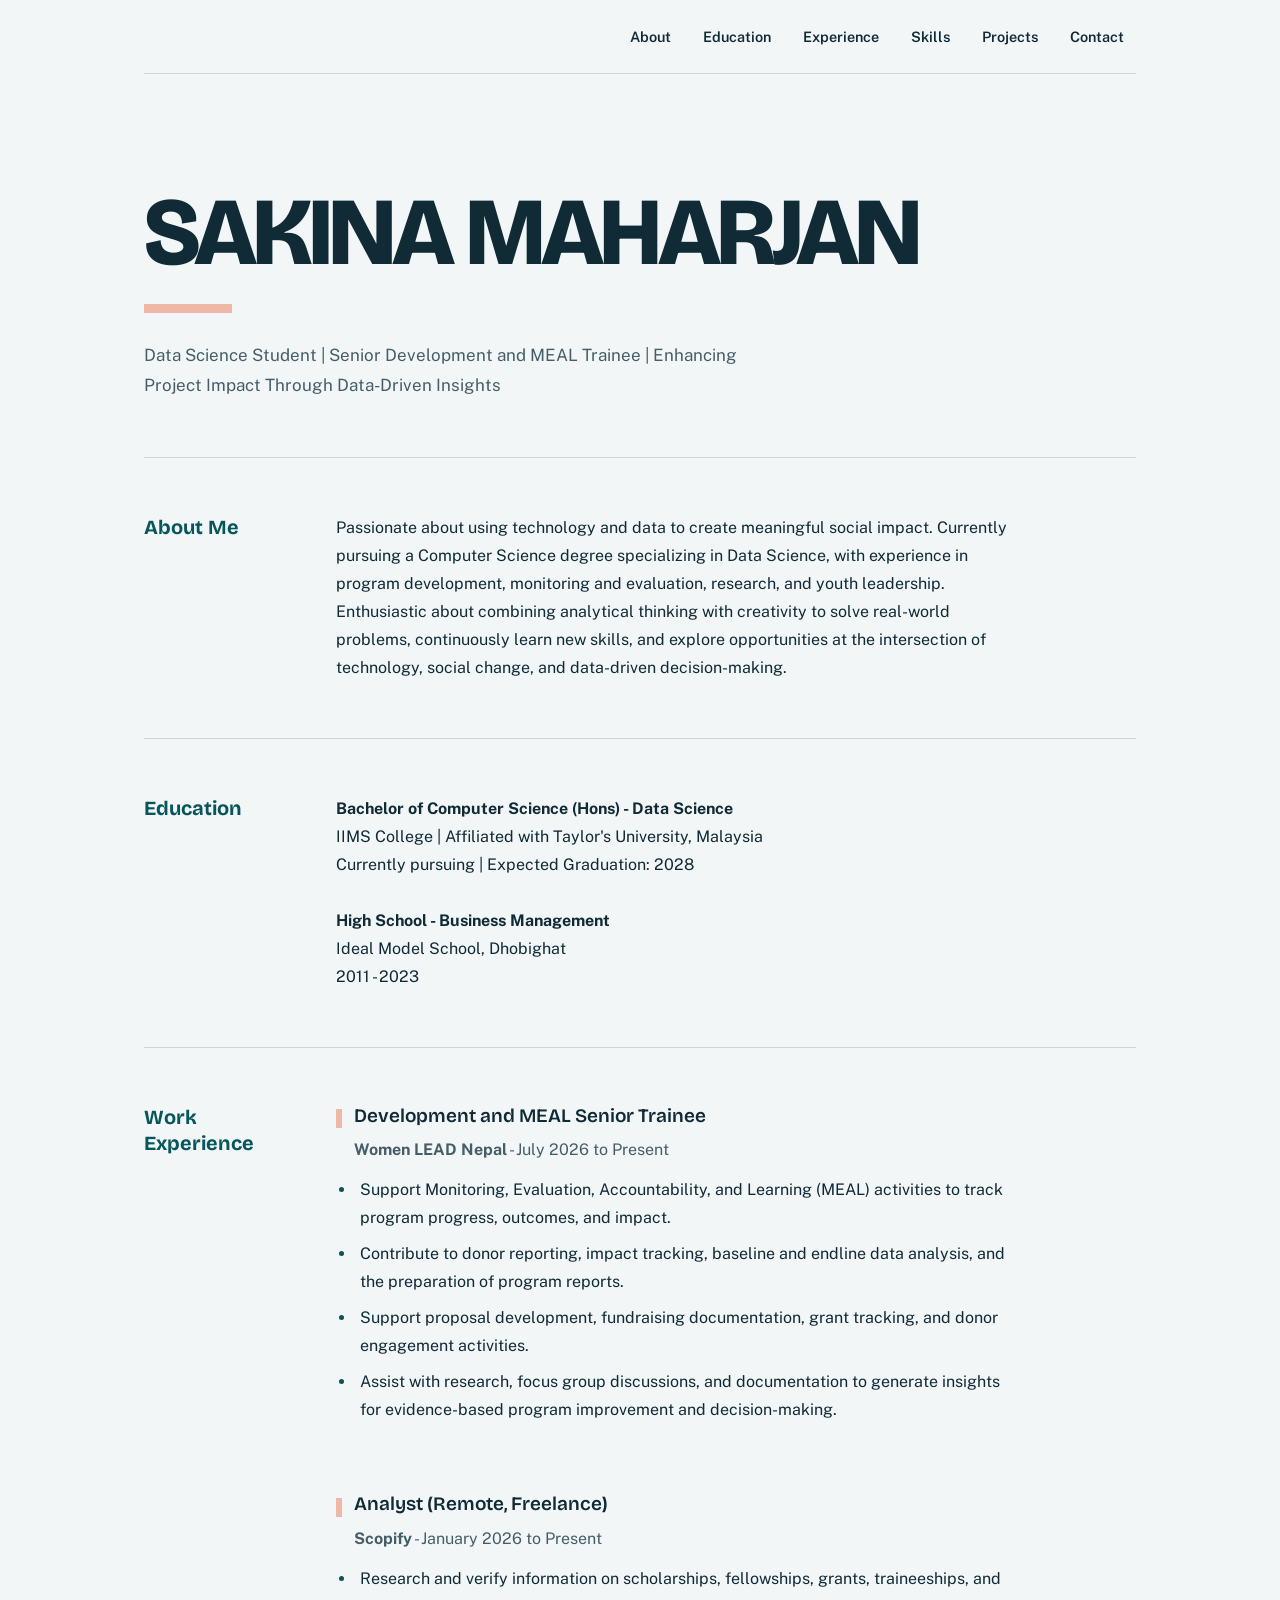
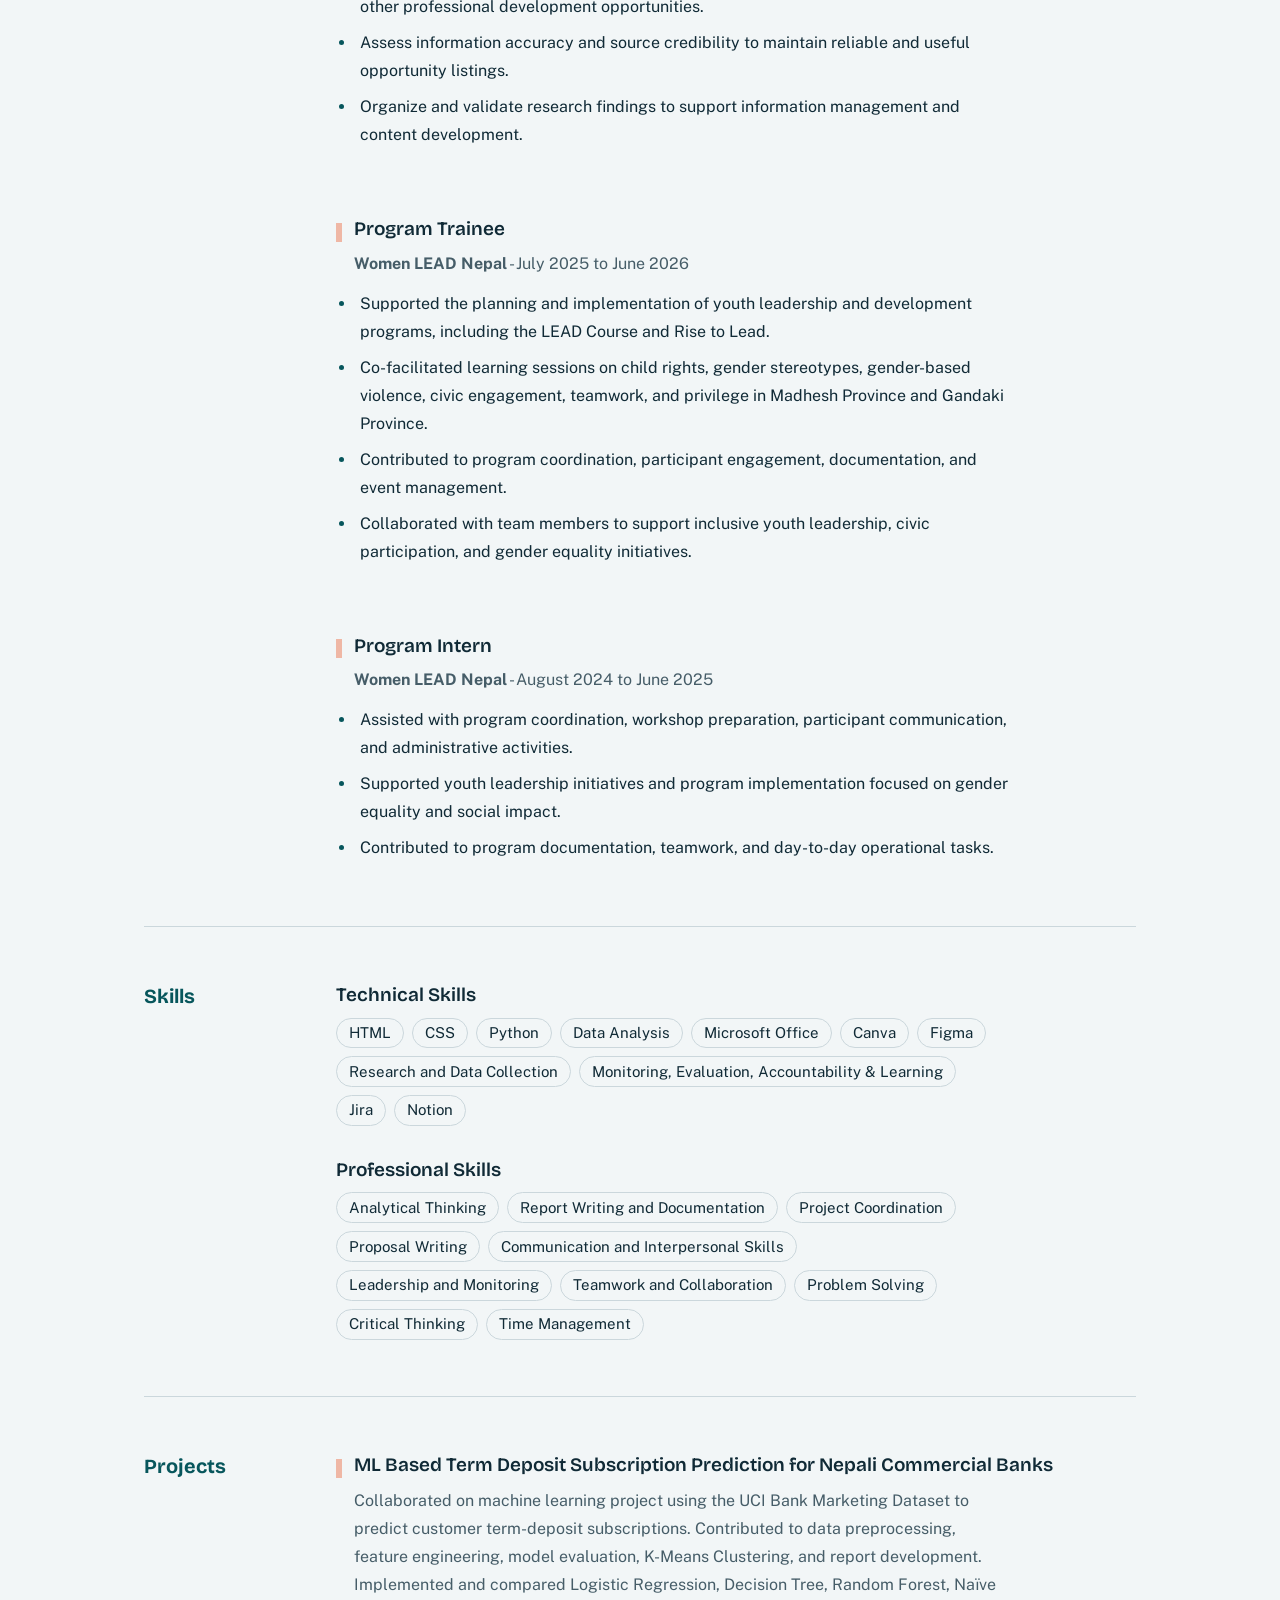
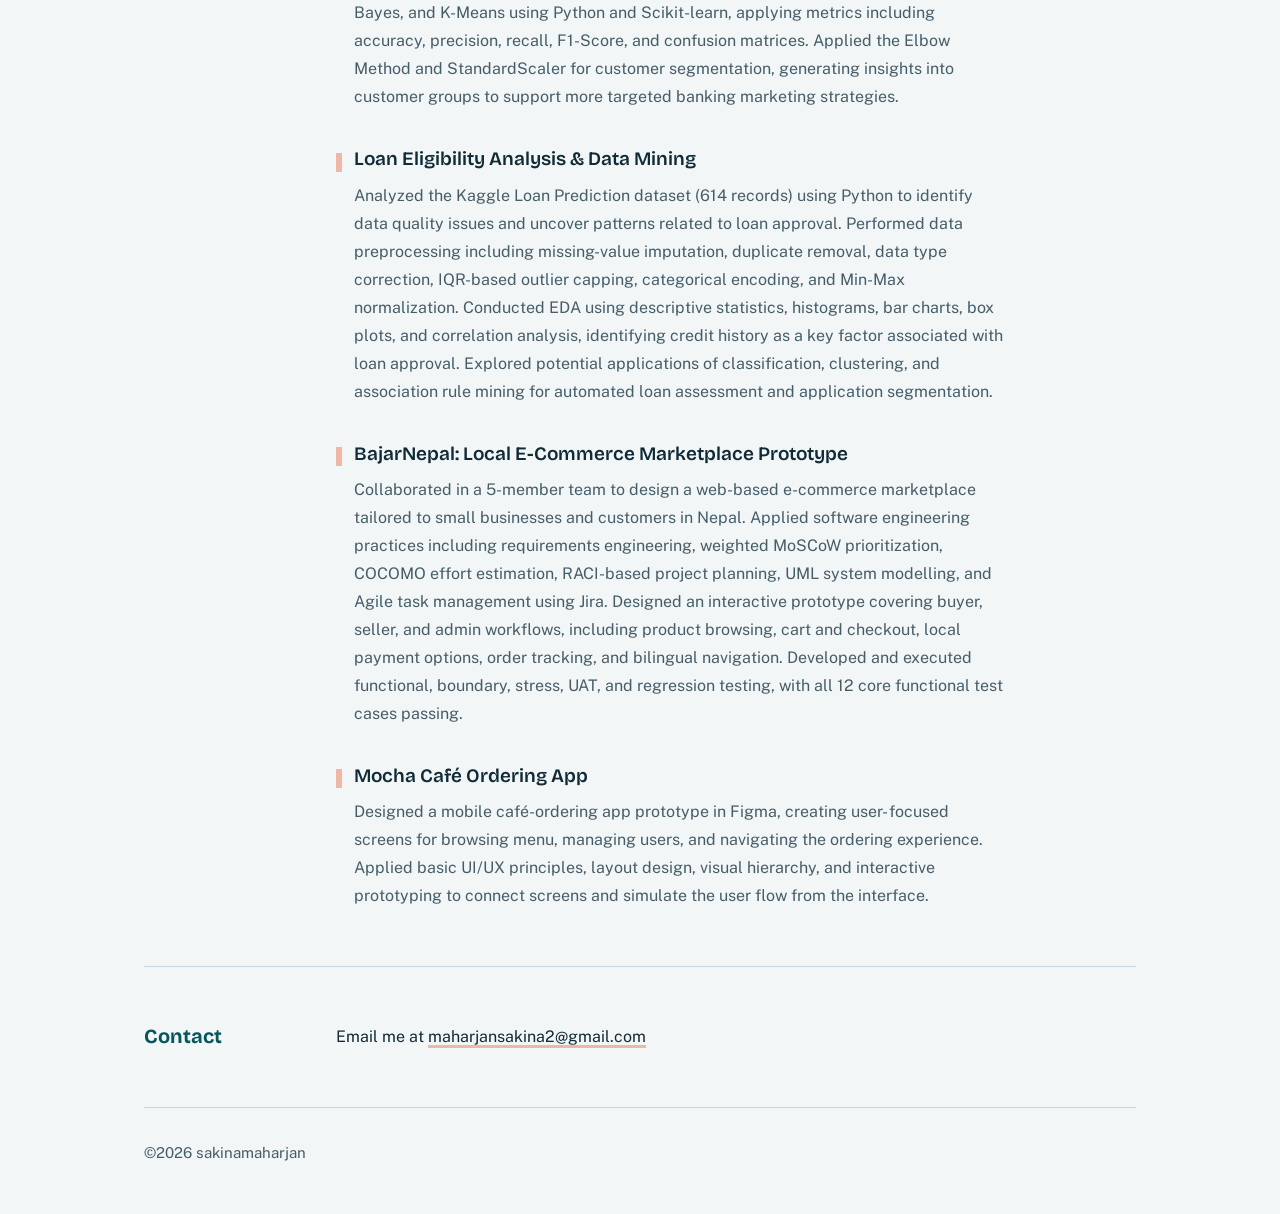
<file: index.html>
<!DOCTYPE html>
<html lang="en">

<head>
    <meta charset="UTF-8">
    <meta name="viewport" content="width=device-width, initial-scale=1.0">

    <meta name="description" content="Portfolio of Sakina Maharjan,  Data Science student with experience in MEAL, research, program development, and social impact.">
    
    <title>Sakina Maharjan | Data Science Portfolio</title>
    
    <link rel="preconnect" href="https://fonts.googleapis.com">
    <link rel="preconnect" href="https://fonts.gstatic.com" crossorigin>
    <link href="https://fonts.googleapis.com/css2?family=Bricolage+Grotesque:opsz,wght@12..96,400;12..96,600;12..96,700;12..96,800&family=Public+Sans:wght@400;500;600;700&display=swap" rel="stylesheet">

    <link rel= "stylesheet" href="style.css">
</head>

<body>

    <nav  class="site-nav" aria-label="Main Navigation">
        <ul class="nav-links">
            <li><a href="#about">About</a></li>
            <li><a href="#education">Education</a></li>
            <li><a href="#experience">Experience</a></li>
            <li><a href="#skills">Skills</a></li>
            <li><a href="#projects">Projects</a></li>
            <li><a href="#contact">Contact</a></li>
        </ul>
    </nav>

    <header>
            <h1> SAKINA MAHARJAN</h1>
            <p> Data Science Student  | Senior Development and MEAL Trainee | Enhancing Project Impact Through Data-Driven Insights </p>
    </header>

    <main>
        <section id="about"> 
            <h2> About Me</h2>
             <p> 
                Passionate about using technology and data to create meaningful social impact. 
                Currently pursuing a Computer Science degree specializing in Data Science, with experience in program development, monitoring and evaluation, research, and youth leadership. 
                Enthusiastic about combining analytical thinking with creativity to solve real-world problems, continuously learn new skills, and explore opportunities at the intersection of technology, social change, and data-driven decision-making.
        </p>
    </section>

    <section id="education">
        <h2> Education </h2>
        <p>
            <b>Bachelor of Computer Science (Hons) - Data Science</b> <br>
            IIMS College | Affiliated with Taylor's University, Malaysia <br>
            Currently pursuing | Expected Graduation: 2028
            <br>
            <br>
            <b>High School - Business Management</b> <br>
            Ideal Model School, Dhobighat <br>
            2011 - 2023
        </p>
    </section>

    <section id="experience" class="experience">
        <h2>Work Experience</h2>

        <article>
            <h3>Development and MEAL Senior Trainee</h3>
            <p>
                <b>Women LEAD Nepal</b> - July 2026 to Present 
                <br>
        </p>
        <ul>
            <li>
                Support Monitoring, Evaluation, Accountability, and Learning
                (MEAL) activities to track program progress, outcomes, and impact.
            </li>
            <li>
                Contribute to donor reporting, impact tracking, baseline and
                endline data analysis, and the preparation of program reports.
            </li>
            <li>
                Support proposal development, fundraising documentation,
                grant tracking, and donor engagement activities.
            </li>
            <li>
                Assist with research, focus group discussions, and
                documentation to generate insights for evidence-based
                 program improvement and decision-making.
            </li>
        </ul>
        </article>
        <article>
            <br>
            <h3>Analyst (Remote, Freelance)</h3>
            <p>
                <b>Scopify</b> - January 2026 to Present
            </p>
            <ul>
                <li>
                    Research and verify information on scholarships, fellowships,
                    grants, traineeships, and other professional development
                    opportunities.
                </li>
                <li>
                    Assess information accuracy and source credibility to
                    maintain reliable and useful opportunity listings.
                </li>
                <li>
                    Organize and validate research findings to support
                    information management and content development.
                </li>
            </ul>
        </article>

        <article>
            <br>
            <h3>Program Trainee</h3>
            <p>
                <b>Women LEAD Nepal</b> - July 2025 to June 2026
            </p>
            <ul>
                <li>
                    Supported the planning and implementation of youth
                    leadership and development programs, including the LEAD
                    Course and Rise to Lead.
                </li>
                <li>
                    Co-facilitated learning sessions on child rights, gender
                    stereotypes, gender-based violence, civic engagement,
                    teamwork, and privilege in Madhesh Province and Gandaki Province.
                </li>
                <li>
                    Contributed to program coordination, participant engagement,
                    documentation, and event management.
                </li>
                <li>
                    Collaborated with team members to support inclusive youth
                    leadership, civic participation, and gender equality initiatives.
                </li>
            </ul>
        </article>

        <article>
            <br>
            <h3>Program Intern</h3>
            <p>
                <b>Women LEAD Nepal</b> - August 2024 to June 2025
            </p>
            <ul>
                <li>
                    Assisted with program coordination, workshop preparation,
                    participant communication, and administrative activities.
                </li>
                <li>
                    Supported youth leadership initiatives and program
                    implementation focused on gender equality and social impact.
                </li>
                <li>
                    Contributed to program documentation, teamwork, and
                    day-to-day operational tasks.
                </li>
            </ul>
        </article>

    </section>

    <section id="skills" class="skills">
        <h2> Skills </h2>
        <h3>Technical Skills</h3>
        <ul>
            <li>HTML</li>
            <li>CSS</li>
            <li>Python</li>
            <li>Data Analysis</li>
            <li>Microsoft Office</li>
            <li>Canva</li>
            <li>Figma</li>
            <li>Research and Data Collection</li>
            <li>Monitoring, Evaluation, Accountability & Learning</li>
            <li>Jira</li>
            <li>Notion</li>
        
        </ul>
        <h3>Professional Skills</h3>
        <ul>
            <li>Analytical Thinking</li>
            <li>Report Writing and Documentation</li>
            <li>Project Coordination</li>
            <li>Proposal Writing</li>
            <li>Communication and Interpersonal Skills</li>
            <li>Leadership and Monitoring</li>
            <li>Teamwork and Collaboration</li>
            <li>Problem Solving</li>
            <li>Critical Thinking</li>
            <li>Time Management</li>
        </ul>
    </section>

    <section id="projects" class="projects">
        <h2>Projects</h2>
        <article>
            <h3>ML Based Term Deposit Subscription Prediction for Nepali Commercial Banks</h3>
            <p>
                Collaborated on machine learning project using the UCI Bank Marketing
                Dataset to predict customer term-deposit subscriptions. Contributed to
                data preprocessing, feature engineering, model evaluation, K-Means
                Clustering, and report development. Implemented and compared Logistic
                Regression, Decision Tree, Random Forest, Naïve Bayes, and K-Means
                using Python and Scikit-learn, applying metrics including accuracy,
                precision, recall, F1-Score, and confusion matrices. Applied the Elbow 
                Method and StandardScaler for customer segmentation, generating insights 
                into customer groups to support more targeted banking marketing strategies.
            </p>
            <h3>Loan Eligibility Analysis & Data Mining</h3>
            <p>
                Analyzed the Kaggle Loan Prediction dataset (614 records) using Python to
                identify data quality issues and uncover patterns related to loan approval.
                Performed data preprocessing including missing-value imputation,
                duplicate removal, data type correction, IQR-based outlier capping,
                categorical encoding, and Min-Max normalization. Conducted EDA using
                descriptive statistics, histograms, bar charts, box plots, and correlation
                analysis, identifying credit history as a key factor associated with loan
                approval. Explored potential applications of classification, clustering, and
                association rule mining for automated loan assessment and application
                segmentation.
            </p>
            <h3>BajarNepal: Local E-Commerce Marketplace Prototype</h3>
            <p>
                Collaborated in a 5-member team to design a web-based e-commerce
                marketplace tailored to small businesses and customers in Nepal. Applied
                software engineering practices including requirements engineering,
                weighted MoSCoW prioritization, COCOMO effort estimation, RACI-based
                project planning, UML system modelling, and Agile task management using
                Jira. Designed an interactive prototype covering buyer, seller, and admin
                workflows, including product browsing, cart and checkout, local payment
                options, order tracking, and bilingual navigation. Developed and executed
                functional, boundary, stress, UAT, and regression testing, with all 12 core
                functional test cases passing.
            </p>
            <h3>Mocha Café Ordering App</h3>
            <p>
                Designed a mobile café-ordering app prototype in Figma, creating user-
                focused screens for browsing menu, managing users, and navigating the
                ordering experience. Applied basic UI/UX principles, layout design, visual
                hierarchy, and interactive prototyping to connect screens and simulate the
                user flow from the interface.
            </p>
        </article>
    </section>

    <section id="contact">
        <h2>Contact</h2>
        <p>
            Email me at
            <a href="mailto:maharjansakina2@gmail.com">maharjansakina2@gmail.com</a>
        </p>
    </section>
    </main>
    <footer>
        <p>
            &copy;2026 sakinamaharjan
        </p>
    </footer> 
</body>
</html>
</file>
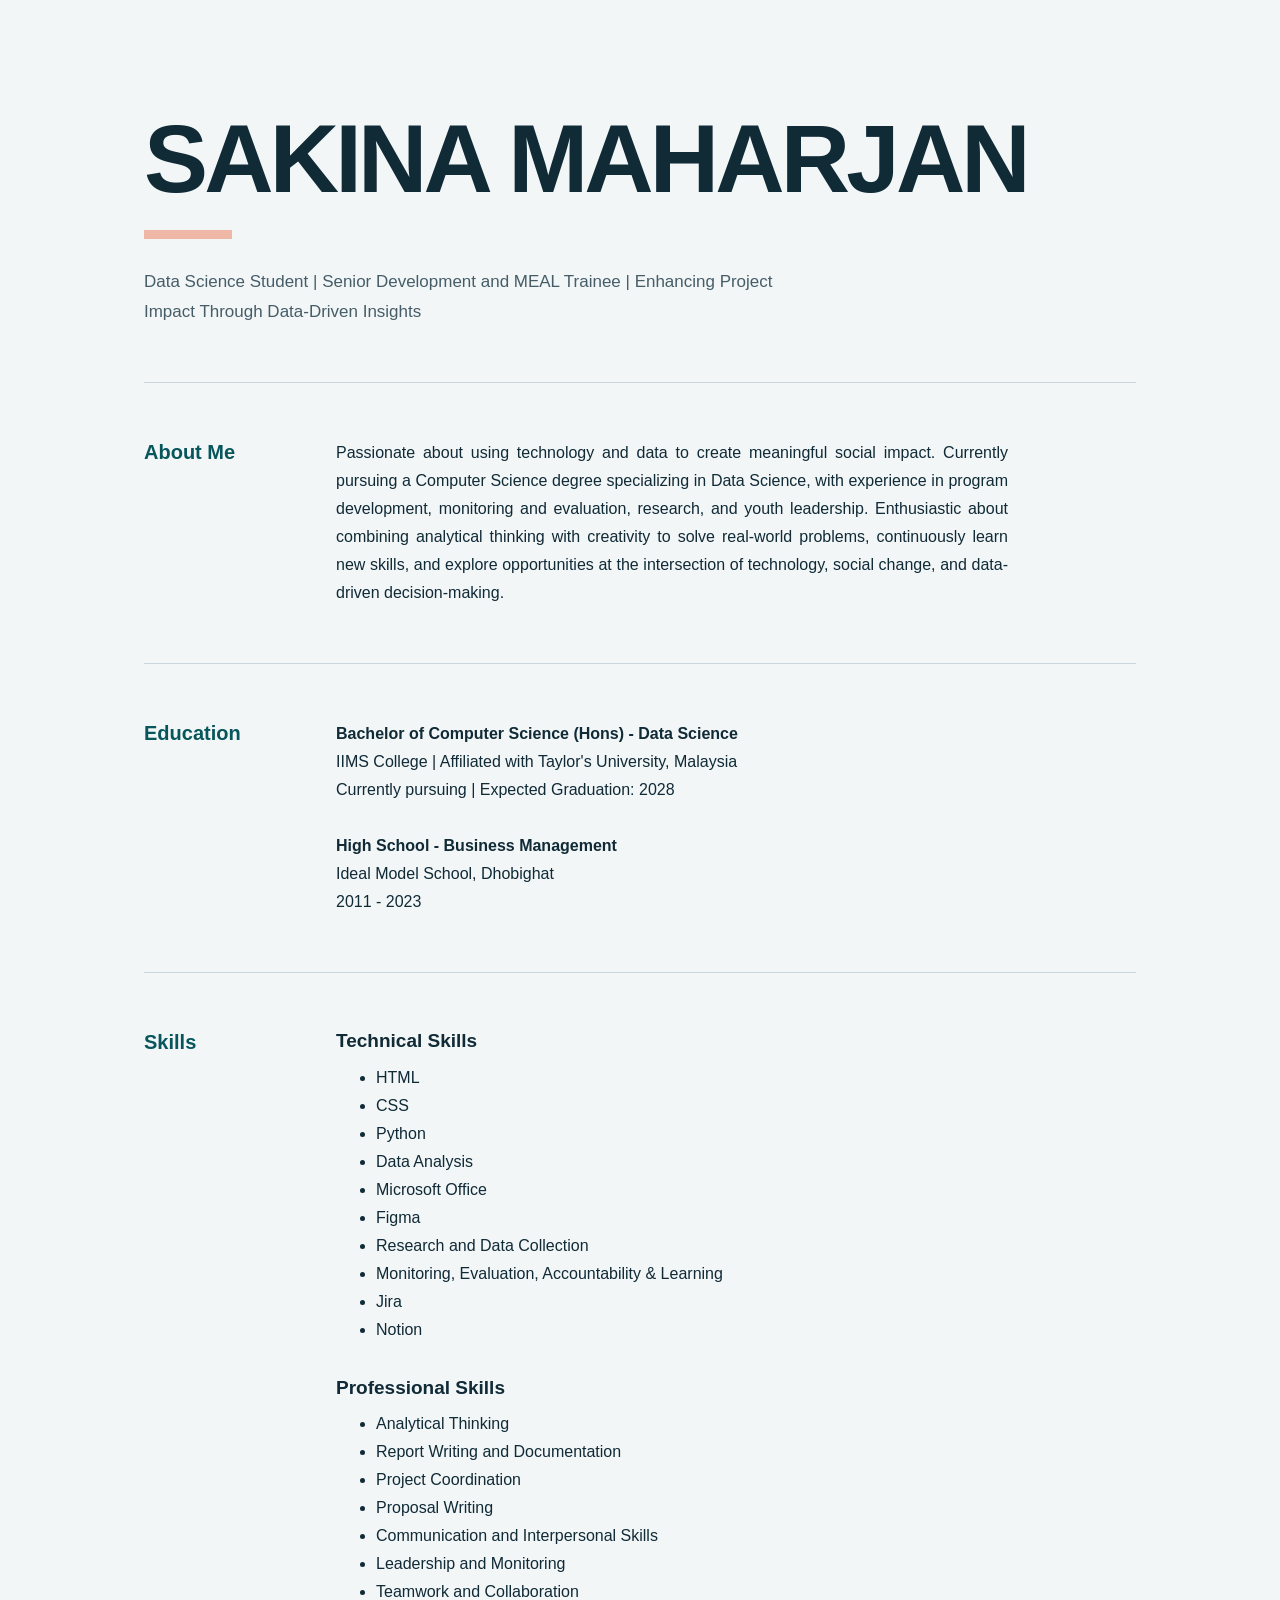
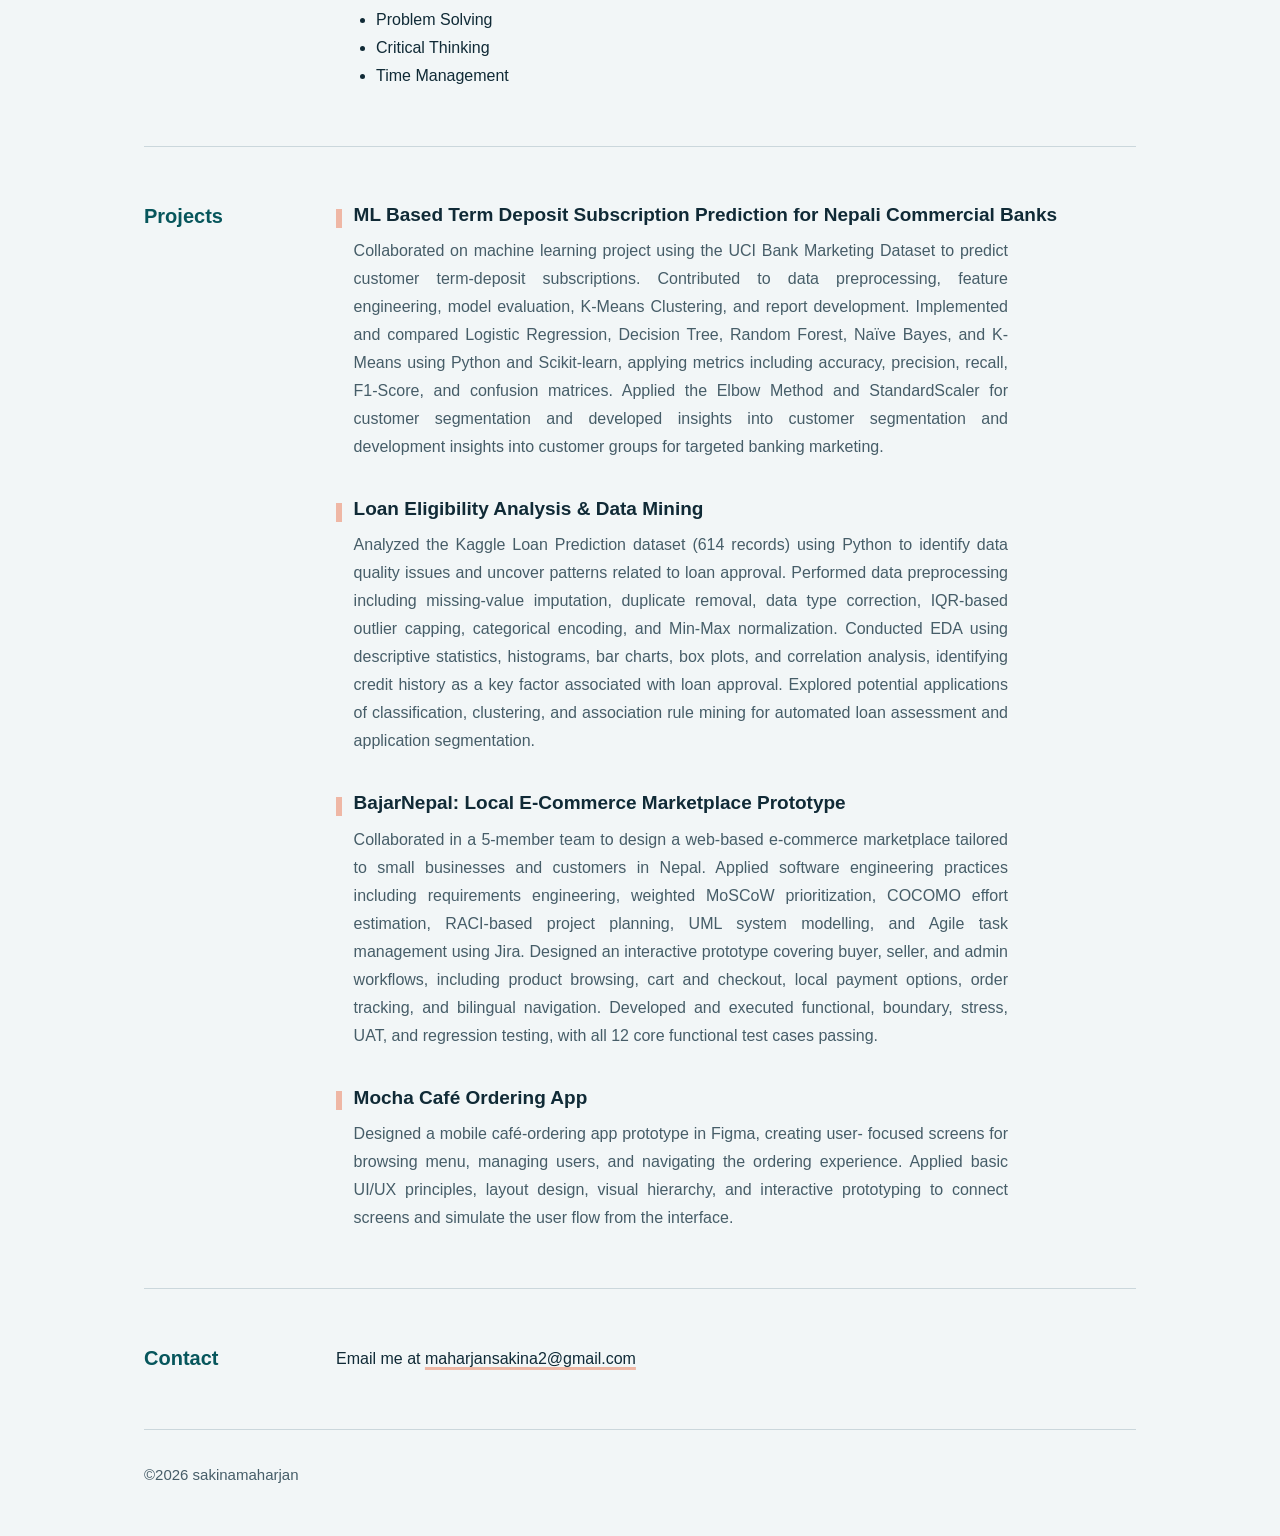
<file: sakinaamaharjan.html>
<!DOCTYPE html>
<html lang="en">
<head>
    <meta charset="UTF-8">
    <meta name="viewport" content="width=device-width, initial-scale=1.0">
    <link rel= "stylesheet" href="style.css">
    <title>My Portfolio</title>
</head>
<body>
    <header>
            <h1> SAKINA MAHARJAN</h1>
            <p> Data Science Student  | Senior Development and MEAL Trainee | Enhancing Project Impact Through Data-Driven Insights </p>
    </header>
    <main>
        <section> 
            <h2> About Me</h2>
             <p style="text-align: justify;"> 
                Passionate about using technology and data to create meaningful social impact. 
                Currently pursuing a Computer Science degree specializing in Data Science, with experience in program development, monitoring and evaluation, research, and youth leadership. 
                Enthusiastic about combining analytical thinking with creativity to solve real-world problems, continuously learn new skills, and explore opportunities at the intersection of technology, social change, and data-driven decision-making.
        </p>
    </section>
    <section>
        <h2> Education </h2>
        <p>
            <b>Bachelor of Computer Science (Hons) - Data Science</b> <br>
            IIMS College | Affiliated with Taylor's University, Malaysia <br>
            Currently pursuing | Expected Graduation: 2028
            <br>
            <br>
            <b>High School - Business Management</b> <br>
            Ideal Model School, Dhobighat <br>
            2011 - 2023
        </p>
    </section>

    <section>
        <h2> Skills </h2>
        <h3>Technical Skills</h3>
        <ul>
            <li>HTML</li>
            <li>CSS</li>
            <li>Python</li>
            <li>Data Analysis</li>
            <li>Microsoft Office</li>
            <li>Figma</li>
            <li>Research and Data Collection</li>
            <li>Monitoring, Evaluation, Accountability & Learning</li>
            <li>Jira</li>
            <li>Notion</li>
        </ul>
        <h3>Professional Skills</h3>
        <ul>
            <li>Analytical Thinking</li>
            <li>Report Writing and Documentation</li>
            <li>Project Coordination</li>
            <li>Proposal Writing</li>
            <li>Communication and Interpersonal Skills</li>
            <li>Leadership and Monitoring</li>
            <li>Teamwork and Collaboration</li>
            <li>Problem Solving</li>
            <li>Critical Thinking</li>
            <li>Time Management</li>
        </ul>
    </section>

    <section style="text-align: justify;">
        <h2>Projects</h2>
        <article>
            <h3>ML Based Term Deposit Subscription Prediction for Nepali Commercial Banks</h3>
            <p>
                Collaborated on machine learning project using the UCI Bank Marketing
                Dataset to predict customer term-deposit subscriptions. Contributed to
                data preprocessing, feature engineering, model evaluation, K-Means
                Clustering, and report development. Implemented and compared Logistic
                Regression, Decision Tree, Random Forest, Naïve Bayes, and K-Means
                using Python and Scikit-learn, applying metrics including accuracy,
                precision, recall, F1-Score, and confusion matrices. Applied the Elbow
                Method and StandardScaler for customer segmentation and developed
                insights into customer segmentation and development insights into
                customer groups for targeted banking marketing.
            </p>
            <h3>Loan Eligibility Analysis & Data Mining</h3>
            <p>
                Analyzed the Kaggle Loan Prediction dataset (614 records) using Python to
                identify data quality issues and uncover patterns related to loan approval.
                Performed data preprocessing including missing-value imputation,
                duplicate removal, data type correction, IQR-based outlier capping,
                categorical encoding, and Min-Max normalization. Conducted EDA using
                descriptive statistics, histograms, bar charts, box plots, and correlation
                analysis, identifying credit history as a key factor associated with loan
                approval. Explored potential applications of classification, clustering, and
                association rule mining for automated loan assessment and application
                segmentation.
            </p>
            <h3>BajarNepal: Local E-Commerce Marketplace Prototype</h3>
            <p>
                Collaborated in a 5-member team to design a web-based e-commerce
                marketplace tailored to small businesses and customers in Nepal. Applied
                software engineering practices including requirements engineering,
                weighted MoSCoW prioritization, COCOMO effort estimation, RACI-based
                project planning, UML system modelling, and Agile task management using
                Jira. Designed an interactive prototype covering buyer, seller, and admin
                workflows, including product browsing, cart and checkout, local payment
                options, order tracking, and bilingual navigation. Developed and executed
                functional, boundary, stress, UAT, and regression testing, with all 12 core
                functional test cases passing.
            </p>
            <h3>Mocha Café Ordering App</h3>
            <p>
                Designed a mobile café-ordering app prototype in Figma, creating user-
                focused screens for browsing menu, managing users, and navigating the
                ordering experience. Applied basic UI/UX principles, layout design, visual
                hierarchy, and interactive prototyping to connect screens and simulate the
                user flow from the interface.
            </p>
        </article>
    </section>

    <section>
        <h2>Contact</h2>
        <p>
            Email me at
            <a href="mailto:maharjansakina2@gmail.com">maharjansakina2@gmail.com</a>
        </p>
    </section>
    </main>
    <footer>
        <p>
            &copy;2026 sakinamaharjan
        </p>
    </footer> 
</body>
</html>
</file>
<file: style.css>
:root {
    --bg: #f2f6f7;
    --ink: #102a36;
    --muted: #465d68;
    --line: #cbd7dc;
    --teal: #07565c;
    --marigold: #efb7a5;
 
    --font-display: "Bricolage Grotesque", "Helvetica Neue", Arial, sans-serif;
    --font-body: "Public Sans", "Helvetica Neue", Arial, sans-serif;

    color-scheme: light;

}
 
@media (prefers-color-scheme: dark) {
    :root {
        --bg: #101c23;
        --ink: #edf4f7;
        --muted: #bdcbd2;
        --line: #394a53;
        --teal: #8bd2cb;
        --margold: #efb7a5;

        color-scheme: dark;
    }
}
 
*, 
*::before, 
*::after { 
    box-sizing: border-box; }


html{
    scroll-behavior: smooth;
    scroll-padding-top: 2rem;
}

body {
    margin: 0;
    background: var(--bg);
    color: var(--ink);
    font-family: var(--font-body);
    font-size: 1rem;
    line-height: 1.75;
    -webkit-font-smoothing: antialiased;
}
 
header,
main,

footer {
    width: min(100% - 2.5rem, 62rem);
    margin-inline: auto;
}
 
header {
    padding-block: clamp(3.5rem, 10vw, 7rem) clamp(2rem, 5vw, 3.5rem);
    border-bottom: 1px solid var(--line);
}
 
h1 {
    margin: 0;
    font-family: var(--font-display);
    font-weight: 800;
    font-size: clamp(2.75rem, 9vw, 6rem);
    line-height: 0.98;
    letter-spacing: -0.04em;
    text-wrap: balance;
}
 
h1::after {
    content: "";
    display: block;
    width: 5.5rem;
    height: 0.55rem;
    margin-top: 1.5rem;
    background: var(--marigold);
}
 
header p {
    max-width: 40rem;
    margin: 1.75rem 0 0;
    color: var(--muted);
    font-size: 1.062rem;
}
 
section {
    display: grid;
    grid-template-columns: 10rem minmax(0, 1fr);
    column-gap: 2rem;
    padding-block: clamp(2rem, 5vw, 3.5rem);
    border-bottom: 1px solid var(--line);
}
 
section > h2 {
    grid-column: 1;
    margin: 0;
    font-family: var(--font-display);
    font-weight: 700;
    font-size: 1.25rem;
    line-height: 1.3;
    color: var(--teal);
}
 
section > :not(h2) {
    grid-column: 2;
}
 
section p,
section ul {
    max-width: 42rem;
    margin: 0;
}
 
 
h3 {
    margin: 2rem 0 0.6rem;
    font-family: var(--font-display);
    font-weight: 600;
    font-size: 1.1875rem;
    line-height: 1.3;
    text-wrap: balance;
}
 
section > h3:first-of-type,
article > h3:first-child { margin-top: 0; }
 
.skills ul {
    list-style: none;
    padding: 0;
    display: flex;
    flex-wrap: wrap;
    gap: 0.5rem;
}
 
.skills li {
    padding: 0.2rem 0.75rem;
    border: 1px solid var(--line);
    border-radius: 999px;
    font-size: 0.9375rem;
    line-height: 1.5;
}
 
article h3 {
    position: relative;
    padding-left: 1.1rem;
    margin-top: 2.25rem;
}
 
article h3::before {
    content: "";
    position: absolute;
    left: 0;
    top: 0.3em;
    width: 0.4rem;
    height: 1em;
    background: var(--marigold);
}
 
article p {
    color: var(--muted);
    padding-left: 1.1rem;
    hyphens: auto;
}
 
a {
    color: var(--ink);
    text-decoration: underline;
    text-decoration-color: var(--marigold);
    text-decoration-thickness: 0.2em;
    text-underline-offset: 0.2em;
    transition: color 0.2s ease;
}
 
a:hover { color: var(--teal); }
 
a:focus-visible {
    outline: 3px solid var(--teal);
    outline-offset: 3px;
}
 
footer {
    padding-block: 2rem 3rem;
    color: var(--muted);
    font-size: 0.9375rem;
}
 
footer p { margin: 0; }
 
@media (max-width: 40rem) {
    section {
        grid-template-columns: minmax(0, 1fr);
        row-gap: 1rem;
    }
 
    section > h2,
    section > :not(h2) {
        grid-column: 1;
    }
}
 

.site-nav {
    width: min(100% - 2.5rem, 62rem);
    margin-inline: auto;
    padding-block: 1rem;
    border-bottom: 1px solid var(--line);
}

.nav-links {
    display: flex;
    flex-wrap: wrap;
    align-items: center;
    justify-content: flex-end;
    gap: 0.5rem;
    list-style: none;
    padding: 0;
    margin: 0;
}

.nav-links a {
    display: block;
    padding: 0.5rem 0.75rem;
    color: var(--ink);
    font-size: 0.9rem;
    font-weight: 600;
    text-decoration: none;
    border-radius: 0.4rem;
}

.nav-links a:hover {
    color: var(--teal);
    background: color-mix(in srgb, var(--teal) 10%, transparent);
}

.nav-links a:focus-visible {
    outline: 3px solid var(--teal);
    outline-offset: 3px;
}

@media (max-width: 40rem) {
    .site-nav {
        width: calc(100% - 2rem);
    }

    .nav-links {
        justify-content: flex-start;
        gap: 0.25rem;
    }

    .nav-links a {
        padding: 0.4rem 0.55rem;
        font-size: 0.85rem;
    }
}


.experience article {
    margin-top: 2rem;
}

.experience article:first-of-type {
    margin-top: 0;
}

.experience article h3 {
    margin-top: 0;
    margin-bottom: 0.5rem;
}

.experience article p {
    margin: 0 0 0.75rem;
    color: var(--muted);
}

.experience article ul {
    margin: 0;
    padding-left: 1.25rem;
    max-width: 42rem;
}

.experience article li {
    padding-left: 0.25rem;
    margin-bottom: 0.5rem;
}

.experience article li::marker {
    color: var(--teal);
}
</file>
